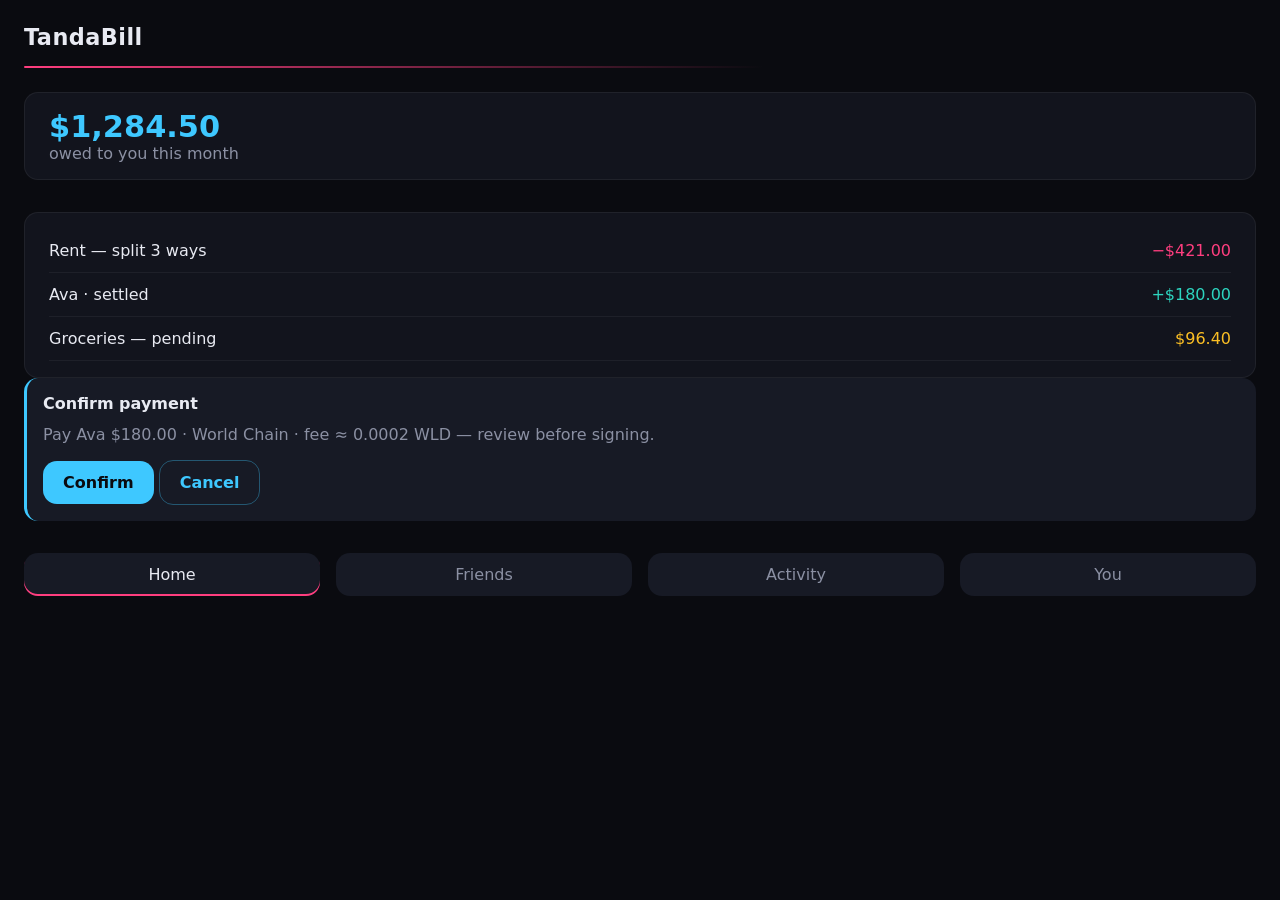
<file: design/index.html>
<!doctype html><html lang="en"><head><meta charset="utf-8">
<meta name="viewport" content="width=device-width,initial-scale=1">
<title>TandaBill — Night Ledger</title><link rel="stylesheet" href="design.css"></head>
<body>
<h1>TandaBill</h1><div class="accent-line" style="margin:16px 0 24px"></div>
<div class="card"><div class="metric">$1,284.50</div><div style="color:var(--text-dim)">owed to you this month</div></div>
<div class="card"><div class="txn"><span>Rent — split 3 ways</span><span class="amt pink">−$421.00</span></div>
<div class="txn"><span>Ava · settled</span><span class="amt" style="color:var(--ok)">+$180.00</span></div>
<div class="txn"><span>Groceries — pending</span><span class="amt" style="color:var(--warn)">$96.40</span></div></div>
<div class="preview"><strong>Confirm payment</strong><p style="margin-top:12px;color:var(--text-dim)">
Pay Ava $180.00 · World Chain · fee ≈ 0.0002 WLD — review before signing.</p>
<p style="margin-top:16px"><span class="btn">Confirm</span> <span class="btn ghost">Cancel</span></p></div>
<div class="tabbar"><div class="tab active">Home</div><div class="tab">Friends</div><div class="tab">Activity</div><div class="tab">You</div></div>
</body></html>
</file>
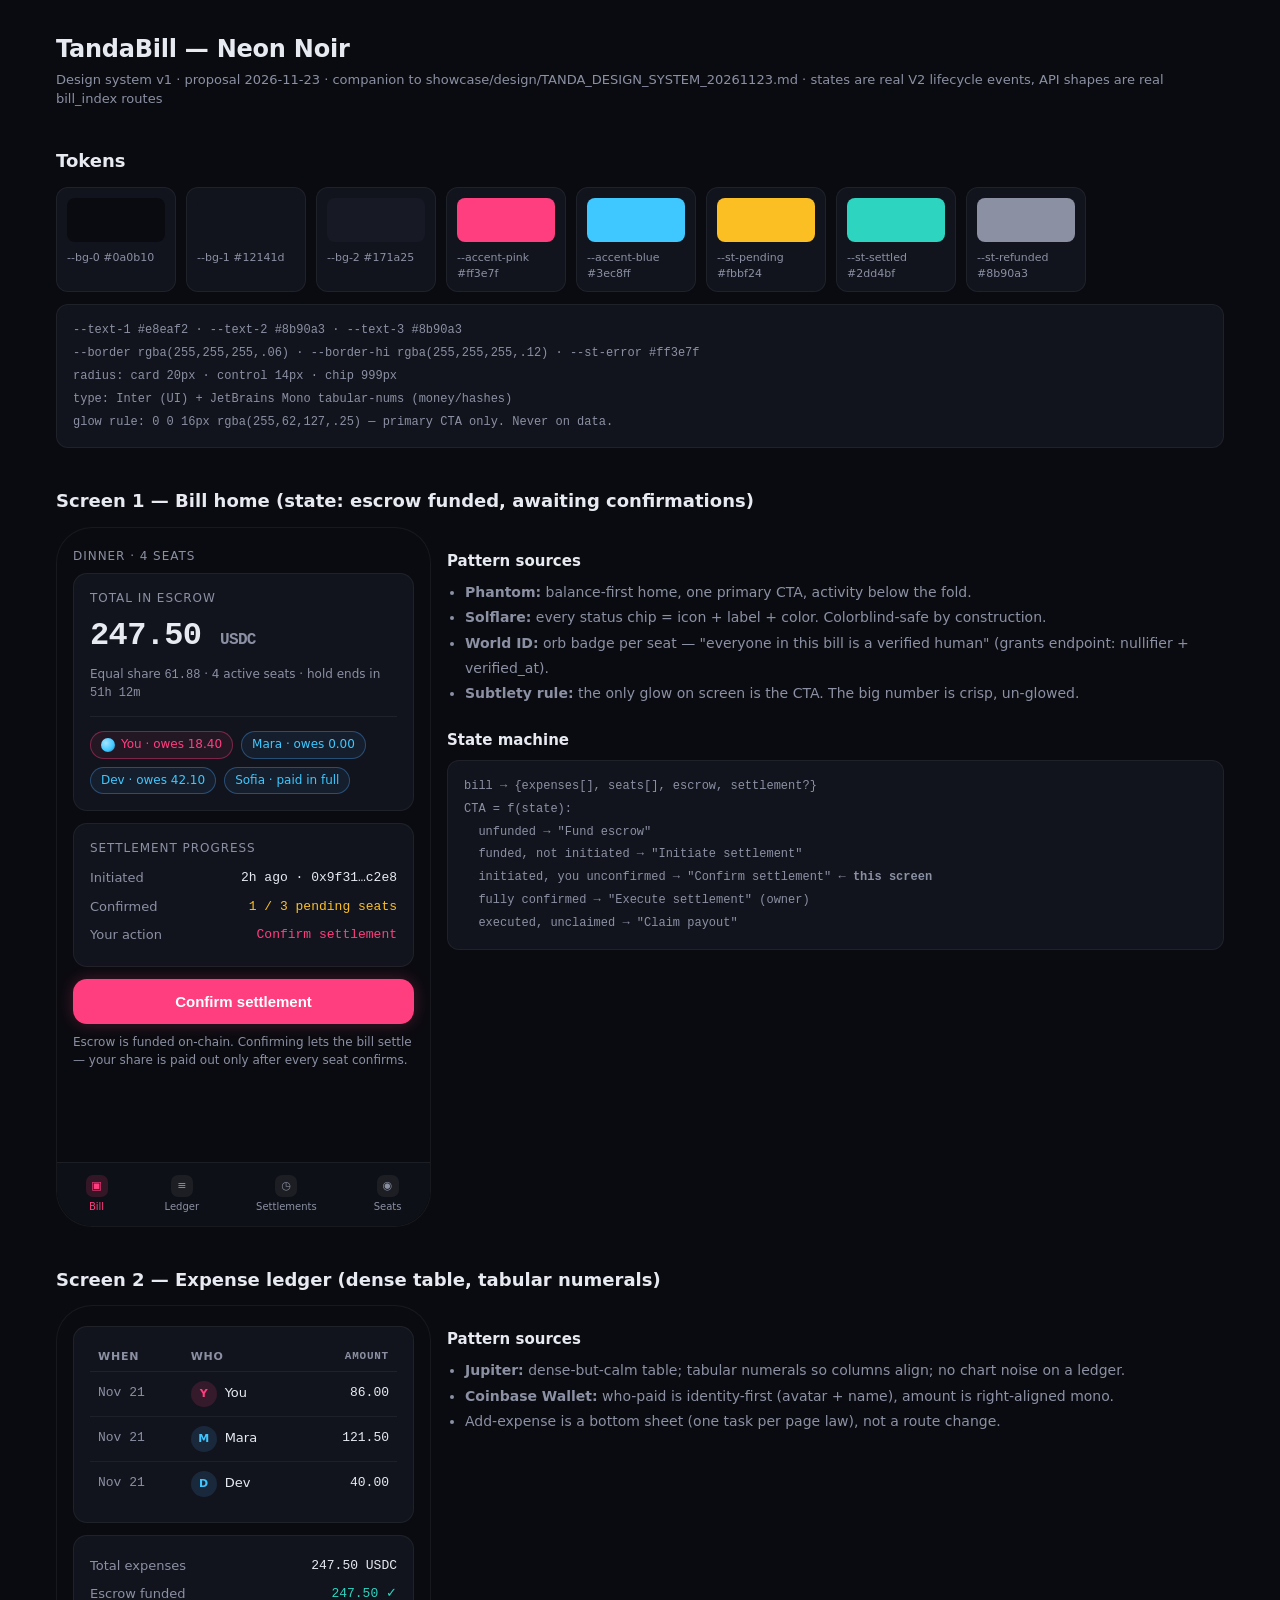
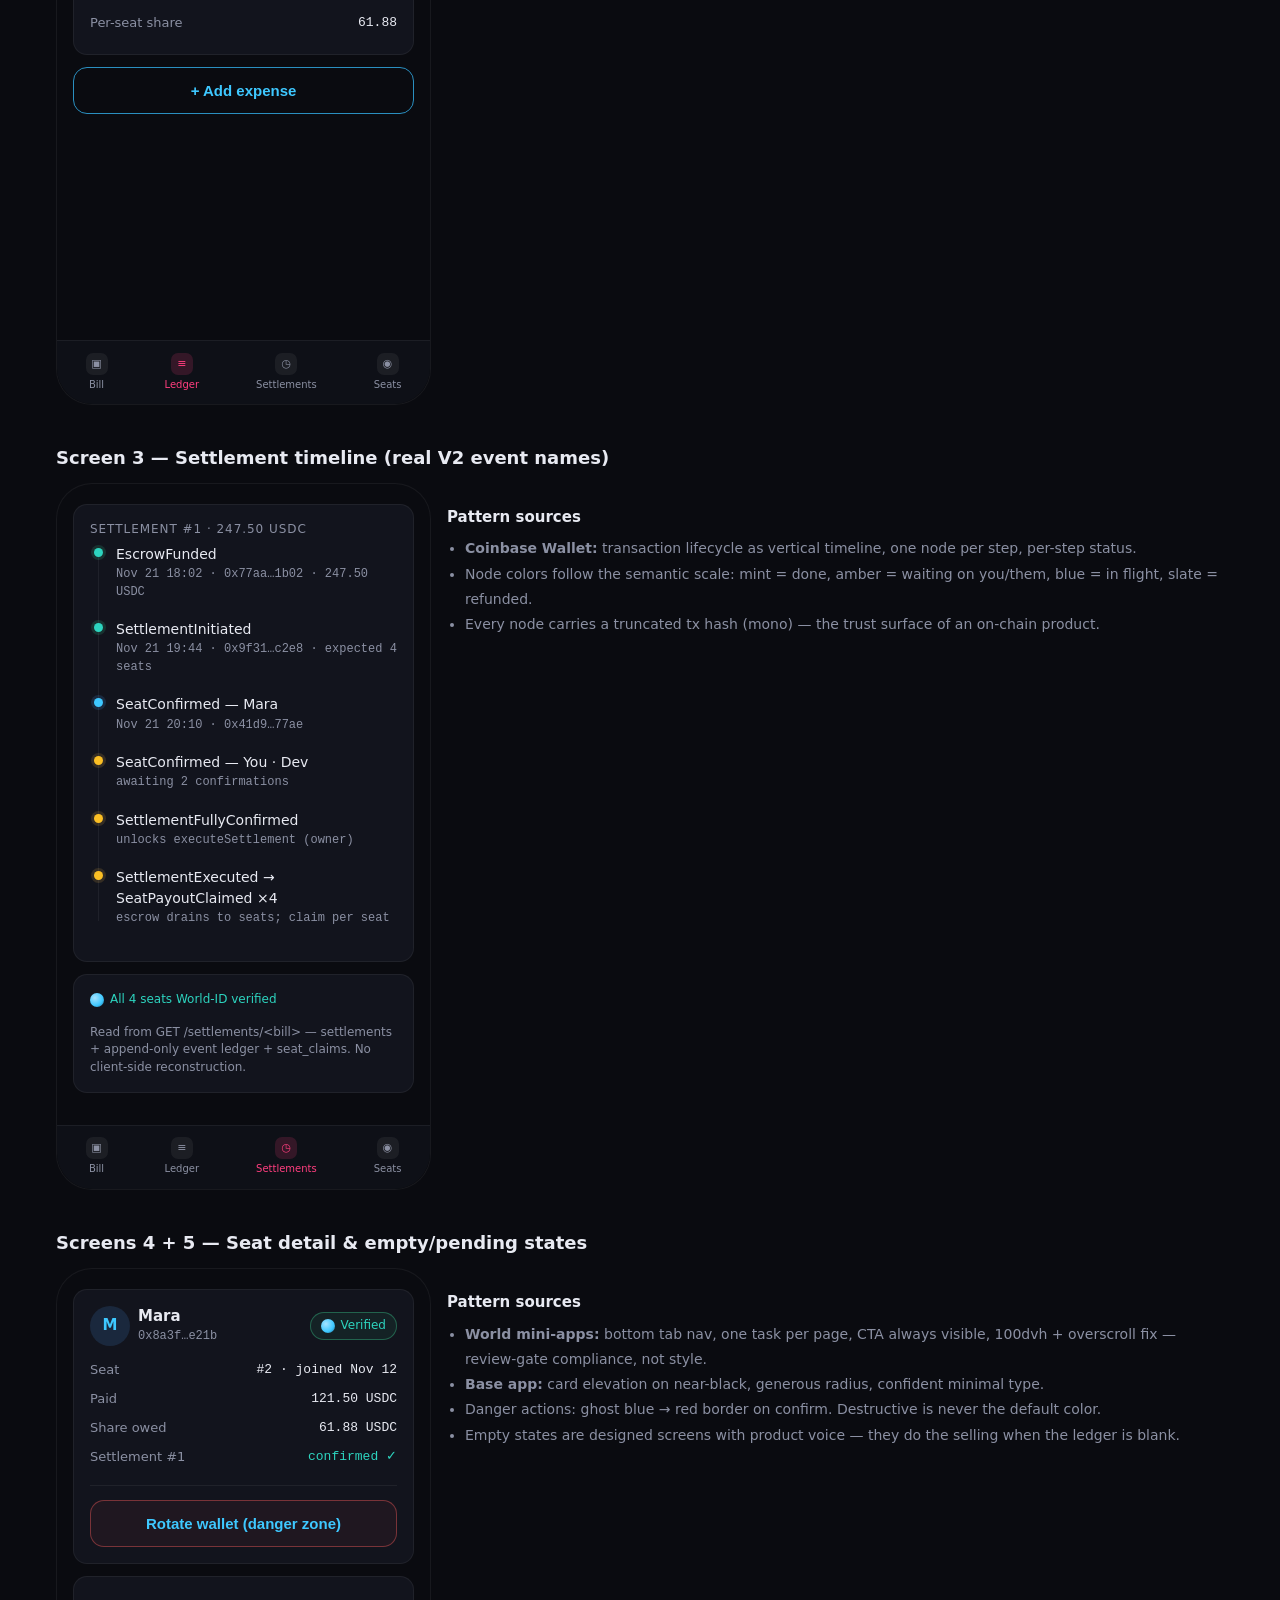
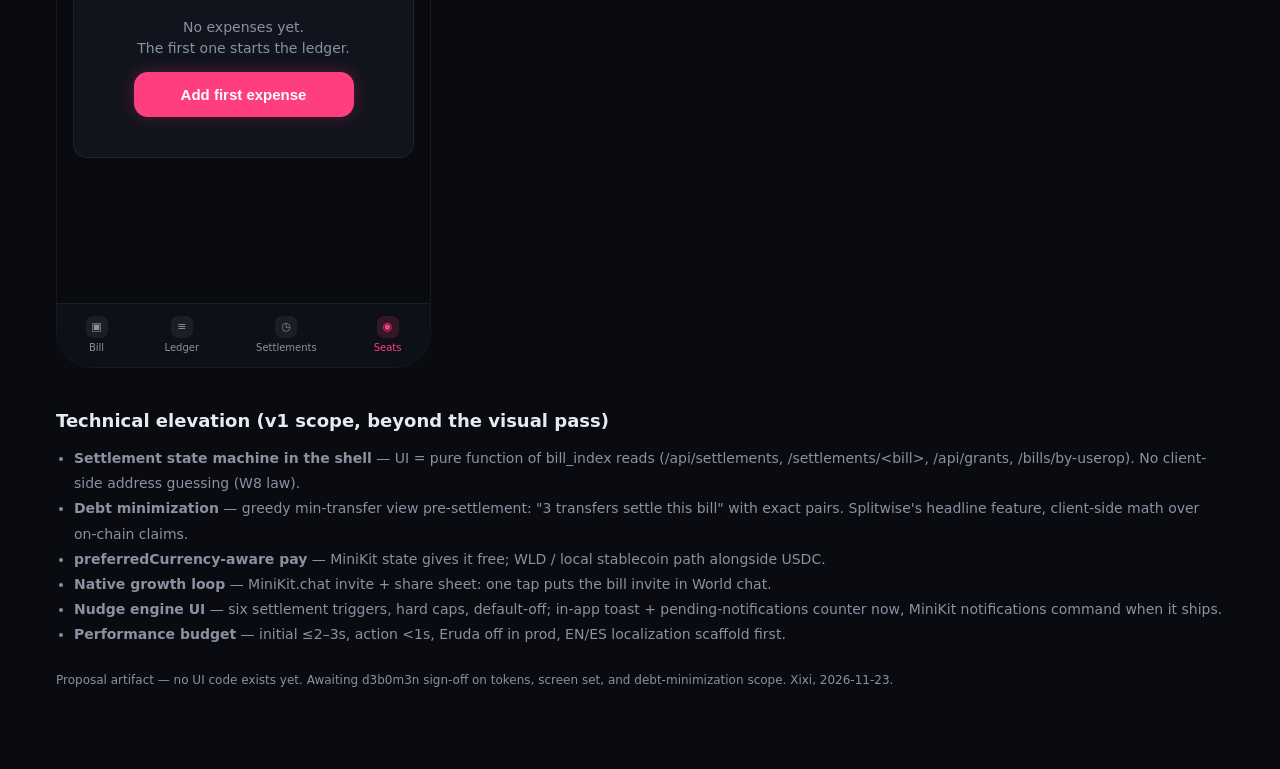
<file: showcase/design/tandabill_showcase.html>
<!doctype html>
<html lang="en">
<head>
<meta charset="utf-8">
<meta name="viewport" content="width=device-width, initial-scale=1, viewport-fit=cover">
<title>TandaBill — Neon Noir design system (proposal)</title>
<style>
/* ============ TOKENS — the whole system is this block ============ */
:root{
  --bg-0:#0a0b10; --bg-1:#12141d; --bg-2:#171a25;
  --border:rgba(255,255,255,.06); --border-hi:rgba(255,255,255,.12);
  --text-1:#e8eaf2; --text-2:#8b90a3; --text-3:#8b90a3;
  --pink:#ff3e7f; --pink-dim:#b82e5f;
  --blue:#3ec8ff; --blue-dim:#2a8fc0;
  --st-pending:#fbbf24; --st-active:#3ec8ff; --st-settled:#2dd4bf; --st-refunded:#8b90a3; --st-error:#ff3e7f;
  --r-card:14px; --r-ctl:14px;
  --mono:'JetBrains Mono',ui-monospace,SFMono-Regular,Menlo,monospace;
  --sans:'Inter',system-ui,-apple-system,'Segoe UI',sans-serif;
}
*{box-sizing:border-box;margin:0;padding:0}
html,body{background:var(--bg-0);color:var(--text-1);font-family:var(--sans);font-size:15px;line-height:1.45}
body{padding:32px 16px 80px;max-width:1200px;margin:0 auto}
h1{font-size:24px;font-weight:600;letter-spacing:-.01em}
h2{font-size:18px;font-weight:600;margin:40px 0 12px;color:var(--text-1)}
.sub{color:var(--text-3);font-size:13px;margin-top:4px}
.mono{font-family:var(--mono);font-variant-numeric:tabular-nums}
.row{display:flex;gap:16px;flex-wrap:wrap}
.phone{width:375px;min-height:700px;background:var(--bg-0);border:1px solid var(--border);border-radius:36px;padding:20px 16px 84px;position:relative;flex:0 0 auto}
.phone .tabbar{position:absolute;bottom:0;left:0;right:0;height:64px;background:rgba(16,18,24,.92);backdrop-filter:blur(8px);border-top:1px solid var(--border);display:flex;align-items:center;justify-content:space-around;border-radius:0 0 36px 36px}
.tab{display:flex;flex-direction:column;align-items:center;gap:3px;font-size:10px;color:var(--text-3)}
.tab.on{color:var(--pink)}
.tab .ic{width:22px;height:22px;border-radius:7px;background:var(--border);display:grid;place-items:center;font-size:11px}
.tab.on .ic{background:rgba(255,62,127,.16);color:var(--pink)}
.card{background:var(--bg-1);border:1px solid var(--border);border-radius:var(--r-card);padding:16px;margin-bottom:12px}
.chip{display:inline-flex;align-items:center;gap:6px;font-size:12px;padding:4px 10px;border-radius:999px;border:1px solid var(--border);color:var(--text-2);background:var(--bg-1)}
.chip .dot{width:7px;height:7px;border-radius:50%}
.chip.you{border-color:rgba(255,62,127,.4);color:var(--pink);background:rgba(255,62,127,.08)}
.chip.other{border-color:rgba(77,166,255,.35);color:var(--blue);background:rgba(77,166,255,.07)}
.chip.ok{border-color:rgba(61,220,151,.35);color:var(--st-settled);background:rgba(61,220,151,.07)}
.chip.wait{border-color:rgba(245,184,77,.35);color:var(--st-pending);background:rgba(245,184,77,.07)}
.cta{display:block;width:100%;text-align:center;background:var(--pink);color:#fff;font-weight:600;font-size:15px;padding:14px;border-radius:var(--r-ctl);border:none;box-shadow:0 0 16px rgba(255,62,127,.25);cursor:pointer}
.cta.ghost{background:transparent;color:var(--blue);border:1px solid var(--blue-dim);box-shadow:none}
.amt{font-family:var(--mono);font-variant-numeric:tabular-nums;font-weight:600}
.amt.big{font-size:32px;letter-spacing:-.02em}
.lbl{font-size:12px;color:var(--text-3);text-transform:uppercase;letter-spacing:.08em;margin-bottom:6px}
.grid2{display:grid;grid-template-columns:1fr 1fr;gap:12px}
.divider{height:1px;background:var(--border);margin:14px 0}
/* timeline */
.tl{position:relative;padding-left:26px}
.tl::before{content:'';position:absolute;left:8px;top:6px;bottom:6px;width:1px;background:var(--border)}
.tl .node{position:relative;margin-bottom:18px}
.tl .node::before{content:'';position:absolute;left:-22px;top:4px;width:9px;height:9px;border-radius:50%;background:var(--st-settled);box-shadow:0 0 0 3px rgba(61,220,151,.15)}
.tl .node.wait::before{background:var(--st-pending);box-shadow:0 0 0 3px rgba(245,184,77,.15)}
.tl .node.info::before{background:var(--st-active);box-shadow:0 0 0 3px rgba(77,166,255,.15)}
.tl .t{font-size:14px;font-weight:500}
.tl .m{font-size:12px;color:var(--text-3);font-family:var(--mono);margin-top:2px}
/* ledger table */
table{width:100%;border-collapse:collapse;font-size:13px}
th{font-size:11px;color:var(--text-3);text-transform:uppercase;letter-spacing:.07em;text-align:left;padding:6px 8px;border-bottom:1px solid var(--border)}
td{padding:9px 8px;border-bottom:1px solid rgba(35,40,52,.6)}
td.num,th.num{text-align:right;font-family:var(--mono);font-variant-numeric:tabular-nums}
tr:last-child td{border-bottom:none}
.who{display:flex;align-items:center;gap:8px}
.avatar{width:26px;height:26px;border-radius:50%;display:grid;place-items:center;font-size:11px;font-weight:600;flex:0 0 auto}
.avatar.you{background:rgba(255,62,127,.15);color:var(--pink)}
.avatar.other{background:rgba(77,166,255,.14);color:var(--blue)}
.orb{width:14px;height:14px;border-radius:50%;background:radial-gradient(circle at 35% 35%,#a5e3ff,#3ec8ff 60%,#1a6a94);display:inline-block;flex:0 0 auto}
.note{font-size:12px;color:var(--text-3);margin-top:10px}
.badge-verified{display:inline-flex;align-items:center;gap:6px;font-size:12px;color:var(--st-settled)}
.empty{padding:48px 16px;text-align:center;color:var(--text-3);font-size:14px}
.empty .cta{max-width:220px;margin:18px auto 0}
.seatstrip{display:flex;gap:8px;flex-wrap:wrap}
.mini{font-size:12px;color:var(--text-2)}
.kv{display:flex;justify-content:space-between;font-size:13px;padding:5px 0}
.kv .k{color:var(--text-3)}
.kv .v{font-family:var(--mono);font-variant-numeric:tabular-nums}
.danger{color:var(--st-error);border-color:rgba(255,92,92,.4)!important;background:rgba(255,92,92,.06)!important}
.swatchrow{display:flex;gap:10px;flex-wrap:wrap;margin-top:10px}
.sw{width:120px;background:var(--bg-1);border:1px solid var(--border);border-radius:12px;padding:10px;font-size:11px;color:var(--text-3)}
.sw .c{height:44px;border-radius:8px;margin-bottom:8px}
.tokenlist{font-family:var(--mono);font-size:12px;color:var(--text-2);line-height:1.9;background:var(--bg-1);border:1px solid var(--border);border-radius:12px;padding:14px 16px;overflow-x:auto}
h3{font-size:15px;font-weight:600;margin:24px 0 8px}
ul.dash{padding-left:18px;color:var(--text-2);font-size:14px;line-height:1.8}
</style>
</head>
<body>

<h1>TandaBill — Neon Noir</h1>
<div class="sub">Design system v1 · proposal 2026-11-23 · companion to showcase/design/TANDA_DESIGN_SYSTEM_20261123.md · states are real V2 lifecycle events, API shapes are real bill_index routes</div>

<h2>Tokens</h2>
<div class="swatchrow">
  <div class="sw"><div class="c" style="background:#0a0b10"></div>--bg-0 #0a0b10</div>
  <div class="sw"><div class="c" style="background:#12141d"></div>--bg-1 #12141d</div>
  <div class="sw"><div class="c" style="background:#171a25"></div>--bg-2 #171a25</div>
  <div class="sw"><div class="c" style="background:#ff3e7f"></div>--accent-pink #ff3e7f</div>
  <div class="sw"><div class="c" style="background:#3ec8ff"></div>--accent-blue #3ec8ff</div>
  <div class="sw"><div class="c" style="background:#fbbf24"></div>--st-pending #fbbf24</div>
  <div class="sw"><div class="c" style="background:#2dd4bf"></div>--st-settled #2dd4bf</div>
  <div class="sw"><div class="c" style="background:#8b90a3"></div>--st-refunded #8b90a3</div>
</div>
<div class="tokenlist" style="margin-top:12px">
--text-1 #e8eaf2 · --text-2 #8b90a3 · --text-3 #8b90a3<br>
--border rgba(255,255,255,.06) · --border-hi rgba(255,255,255,.12) · --st-error #ff3e7f<br>
radius: card 20px · control 14px · chip 999px<br>
type: Inter (UI) + JetBrains Mono tabular-nums (money/hashes)<br>
glow rule: 0 0 16px rgba(255,62,127,.25) — primary CTA only. Never on data.
</div>

<h2>Screen 1 — Bill home (state: escrow funded, awaiting confirmations)</h2>
<div class="row">
  <div class="phone">
    <div class="lbl">Dinner · 4 seats</div>
    <div class="card" style="margin-top:8px">
      <div class="lbl">Total in escrow</div>
      <div class="amt big">247.50 <span style="font-size:16px;color:var(--text-3)">USDC</span></div>
      <div class="mini" style="margin-top:6px">Equal share <span class="mono">61.88</span> · 4 active seats · hold ends in <span class="mono">51h 12m</span></div>
      <div class="divider"></div>
      <div class="seatstrip">
        <span class="chip you"><span class="orb"></span>You · owes 18.40</span>
        <span class="chip other">Mara · owes 0.00</span>
        <span class="chip other">Dev · owes 42.10</span>
        <span class="chip other">Sofia · paid in full</span>
      </div>
    </div>
    <div class="card">
      <div class="lbl">Settlement progress</div>
      <div class="kv"><span class="k">Initiated</span><span class="v mono">2h ago · 0x9f31…c2e8</span></div>
      <div class="kv"><span class="k">Confirmed</span><span class="v mono" style="color:var(--st-pending)">1 / 3 pending seats</span></div>
      <div class="kv"><span class="k">Your action</span><span class="v" style="color:var(--pink)">Confirm settlement</span></div>
    </div>
    <button class="cta">Confirm settlement</button>
    <div class="note">Escrow is funded on-chain. Confirming lets the bill settle — your share is paid out only after every seat confirms.</div>
    <div class="tabbar">
      <div class="tab on"><div class="ic">▣</div>Bill</div>
      <div class="tab"><div class="ic">≡</div>Ledger</div>
      <div class="tab"><div class="ic">◷</div>Settlements</div>
      <div class="tab"><div class="ic">◉</div>Seats</div>
    </div>
  </div>

  <div style="flex:1;min-width:280px">
    <h3>Pattern sources</h3>
    <ul class="dash">
      <li><b>Phantom:</b> balance-first home, one primary CTA, activity below the fold.</li>
      <li><b>Solflare:</b> every status chip = icon + label + color. Colorblind-safe by construction.</li>
      <li><b>World ID:</b> orb badge per seat — "everyone in this bill is a verified human" (grants endpoint: nullifier + verified_at).</li>
      <li><b>Subtlety rule:</b> the only glow on screen is the CTA. The big number is crisp, un-glowed.</li>
    </ul>
    <h3>State machine</h3>
    <div class="tokenlist">bill → {expenses[], seats[], escrow, settlement?}<br>CTA = f(state):<br>
&nbsp;&nbsp;unfunded → "Fund escrow"<br>
&nbsp;&nbsp;funded, not initiated → "Initiate settlement"<br>
&nbsp;&nbsp;initiated, you unconfirmed → "Confirm settlement" ← <b>this screen</b><br>
&nbsp;&nbsp;fully confirmed → "Execute settlement" (owner)<br>
&nbsp;&nbsp;executed, unclaimed → "Claim payout"</div>
  </div>
</div>

<h2>Screen 2 — Expense ledger (dense table, tabular numerals)</h2>
<div class="row">
  <div class="phone">
    <div class="card">
      <table>
        <tr><th>When</th><th>Who</th><th class="num">Amount</th></tr>
        <tr><td class="mono" style="color:var(--text-3)">Nov 21</td><td><div class="who"><div class="avatar you">Y</div>You</div></td><td class="num">86.00</td></tr>
        <tr><td class="mono" style="color:var(--text-3)">Nov 21</td><td><div class="who"><div class="avatar other">M</div>Mara</div></td><td class="num">121.50</td></tr>
        <tr><td class="mono" style="color:var(--text-3)">Nov 21</td><td><div class="who"><div class="avatar other">D</div>Dev</div></td><td class="num">40.00</td></tr>
      </table>
    </div>
    <div class="card">
      <div class="kv"><span class="k">Total expenses</span><span class="v">247.50 USDC</span></div>
      <div class="kv"><span class="k">Escrow funded</span><span class="v" style="color:var(--st-settled)">247.50 ✓</span></div>
      <div class="kv"><span class="k">Per-seat share</span><span class="v">61.88</span></div>
    </div>
    <button class="cta ghost">+ Add expense</button>
    <div class="tabbar">
      <div class="tab"><div class="ic">▣</div>Bill</div>
      <div class="tab on"><div class="ic">≡</div>Ledger</div>
      <div class="tab"><div class="ic">◷</div>Settlements</div>
      <div class="tab"><div class="ic">◉</div>Seats</div>
    </div>
  </div>
  <div style="flex:1;min-width:280px">
    <h3>Pattern sources</h3>
    <ul class="dash">
      <li><b>Jupiter:</b> dense-but-calm table; tabular numerals so columns align; no chart noise on a ledger.</li>
      <li><b>Coinbase Wallet:</b> who-paid is identity-first (avatar + name), amount is right-aligned mono.</li>
      <li>Add-expense is a bottom sheet (one task per page law), not a route change.</li>
    </ul>
  </div>
</div>

<h2>Screen 3 — Settlement timeline (real V2 event names)</h2>
<div class="row">
  <div class="phone">
    <div class="card">
      <div class="lbl">Settlement #1 · 247.50 USDC</div>
      <div class="tl">
        <div class="node"><div class="t">EscrowFunded</div><div class="m">Nov 21 18:02 · 0x77aa…1b02 · 247.50 USDC</div></div>
        <div class="node"><div class="t">SettlementInitiated</div><div class="m">Nov 21 19:44 · 0x9f31…c2e8 · expected 4 seats</div></div>
        <div class="node info"><div class="t">SeatConfirmed — Mara</div><div class="m">Nov 21 20:10 · 0x41d9…77ae</div></div>
        <div class="node wait"><div class="t">SeatConfirmed — You · Dev</div><div class="m">awaiting 2 confirmations</div></div>
        <div class="node wait"><div class="t">SettlementFullyConfirmed</div><div class="m">unlocks executeSettlement (owner)</div></div>
        <div class="node wait"><div class="t">SettlementExecuted → SeatPayoutClaimed ×4</div><div class="m">escrow drains to seats; claim per seat</div></div>
      </div>
    </div>
    <div class="card">
      <div class="badge-verified"><span class="orb"></span>All 4 seats World-ID verified</div>
      <div class="note">Read from GET /settlements/&lt;bill&gt; — settlements + append-only event ledger + seat_claims. No client-side reconstruction.</div>
    </div>
    <div class="tabbar">
      <div class="tab"><div class="ic">▣</div>Bill</div>
      <div class="tab"><div class="ic">≡</div>Ledger</div>
      <div class="tab on"><div class="ic">◷</div>Settlements</div>
      <div class="tab"><div class="ic">◉</div>Seats</div>
    </div>
  </div>
  <div style="flex:1;min-width:280px">
    <h3>Pattern sources</h3>
    <ul class="dash">
      <li><b>Coinbase Wallet:</b> transaction lifecycle as vertical timeline, one node per step, per-step status.</li>
      <li>Node colors follow the semantic scale: mint = done, amber = waiting on you/them, blue = in flight, slate = refunded.</li>
      <li>Every node carries a truncated tx hash (mono) — the trust surface of an on-chain product.</li>
    </ul>
  </div>
</div>

<h2>Screens 4 + 5 — Seat detail &amp; empty/pending states</h2>
<div class="row">
  <div class="phone">
    <div class="card">
      <div class="who" style="margin-bottom:10px"><div class="avatar other" style="width:40px;height:40px;font-size:15px">M</div>
        <div><div style="font-weight:600">Mara</div><div class="mini mono">0x8a3f…e21b</div></div>
        <span class="chip ok" style="margin-left:auto"><span class="orb"></span>Verified</span>
      </div>
      <div class="kv"><span class="k">Seat</span><span class="v">#2 · joined Nov 12</span></div>
      <div class="kv"><span class="k">Paid</span><span class="v">121.50 USDC</span></div>
      <div class="kv"><span class="k">Share owed</span><span class="v">61.88 USDC</span></div>
      <div class="kv"><span class="k">Settlement #1</span><span class="v" style="color:var(--st-settled)">confirmed ✓</span></div>
      <div class="divider"></div>
      <button class="cta ghost danger" style="box-shadow:none">Rotate wallet (danger zone)</button>
    </div>
    <div class="card">
      <div class="empty" style="padding:24px 8px">
        No expenses yet.<br>The first one starts the ledger.
        <button class="cta" style="margin-top:14px">Add first expense</button>
      </div>
    </div>
    <div class="tabbar">
      <div class="tab"><div class="ic">▣</div>Bill</div>
      <div class="tab"><div class="ic">≡</div>Ledger</div>
      <div class="tab"><div class="ic">◷</div>Settlements</div>
      <div class="tab on"><div class="ic">◉</div>Seats</div>
    </div>
  </div>
  <div style="flex:1;min-width:280px">
    <h3>Pattern sources</h3>
    <ul class="dash">
      <li><b>World mini-apps:</b> bottom tab nav, one task per page, CTA always visible, 100dvh + overscroll fix — review-gate compliance, not style.</li>
      <li><b>Base app:</b> card elevation on near-black, generous radius, confident minimal type.</li>
      <li>Danger actions: ghost blue → red border on confirm. Destructive is never the default color.</li>
      <li>Empty states are designed screens with product voice — they do the selling when the ledger is blank.</li>
    </ul>
  </div>
</div>

<h2>Technical elevation (v1 scope, beyond the visual pass)</h2>
<ul class="dash">
  <li><b>Settlement state machine in the shell</b> — UI = pure function of bill_index reads (/api/settlements, /settlements/&lt;bill&gt;, /api/grants, /bills/by-userop). No client-side address guessing (W8 law).</li>
  <li><b>Debt minimization</b> — greedy min-transfer view pre-settlement: "3 transfers settle this bill" with exact pairs. Splitwise's headline feature, client-side math over on-chain claims.</li>
  <li><b>preferredCurrency-aware pay</b> — MiniKit state gives it free; WLD / local stablecoin path alongside USDC.</li>
  <li><b>Native growth loop</b> — MiniKit.chat invite + share sheet: one tap puts the bill invite in World chat.</li>
  <li><b>Nudge engine UI</b> — six settlement triggers, hard caps, default-off; in-app toast + pending-notifications counter now, MiniKit notifications command when it ships.</li>
  <li><b>Performance budget</b> — initial ≤2–3s, action &lt;1s, Eruda off in prod, EN/ES localization scaffold first.</li>
</ul>

<div class="note" style="margin-top:24px">Proposal artifact — no UI code exists yet. Awaiting d3b0m3n sign-off on tokens, screen set, and debt-minimization scope. Xixi, 2026-11-23.</div>

</body>
</html>
</file>
<file: design/design.css>
/* TandaBill Design System v1 — "Night Ledger" (Flux, 2026-11-25)
Dark-first, neon pink/blue accents used as signal, not decoration.
Borrowed traits (cherry-picked, not copied): Phantom transaction previews + system-dark;
Jupiter 'always dark' conviction & bold type on dark; Base app card rhythm; World mini-app
spacing rules (24px padding, 16px header-content, 32px sections, tab nav, no hamburger). */
:root{
  --bg:#0a0b10; --surface:#12141d; --surface-2:#171a25;
  --text:#e8eaf2; --text-dim:#8b90a3;
  --neon-pink:#ff3e7f; --neon-blue:#3ec8ff;   /* accents: max 1 per view */
  --ok:#2dd4bf; --warn:#fbbf24;
  --r:14px; --pad:24px; --gap:16px; --sec:32px;
  font-family:system-ui,-apple-system,'Segoe UI',sans-serif;
}
*{box-sizing:border-box;margin:0}
body{background:var(--bg);color:var(--text);padding:var(--pad)}
.card{background:var(--surface);border-radius:var(--r);padding:var(--gap) var(--pad);
  border:1px solid rgba(255,255,255,.06)}
.card + .card{margin-top:var(--sec)}
h1{font-size:1.4rem;font-weight:700;letter-spacing:.02em}
.metric{font-size:1.9rem;font-weight:800;color:var(--neon-blue)}   /* money = blue */
.pink{color:var(--neon-pink)}                                      /* action/danger = pink */
.accent-line{height:2px;background:linear-gradient(90deg,var(--neon-pink),transparent 60%);border-radius:2px}
.btn{display:inline-block;padding:12px 20px;border-radius:var(--r);font-weight:600;
  background:var(--neon-blue);color:#0a0b10}
.btn.ghost{background:transparent;color:var(--neon-blue);border:1px solid rgba(62,200,255,.35)}
.tabbar{display:flex;gap:var(--gap);margin-top:var(--sec)}
.tab{flex:1;text-align:center;padding:12px;border-radius:var(--r);background:var(--surface-2);color:var(--text-dim)}
.tab.active{color:var(--text);box-shadow:inset 0 -2px 0 var(--neon-pink)}
.txn{display:flex;justify-content:space-between;padding:12px 0;border-bottom:1px solid rgba(255,255,255,.05)}
.txn .amt{font-variant-numeric:tabular-nums}
.preview{background:var(--surface-2);border-radius:var(--r);padding:var(--gap);
  border-left:3px solid var(--neon-blue)}   /* Phantom-style transaction preview before signing */
.empty{text-align:center;color:var(--text-dim);padding:48px 0}
</file>
